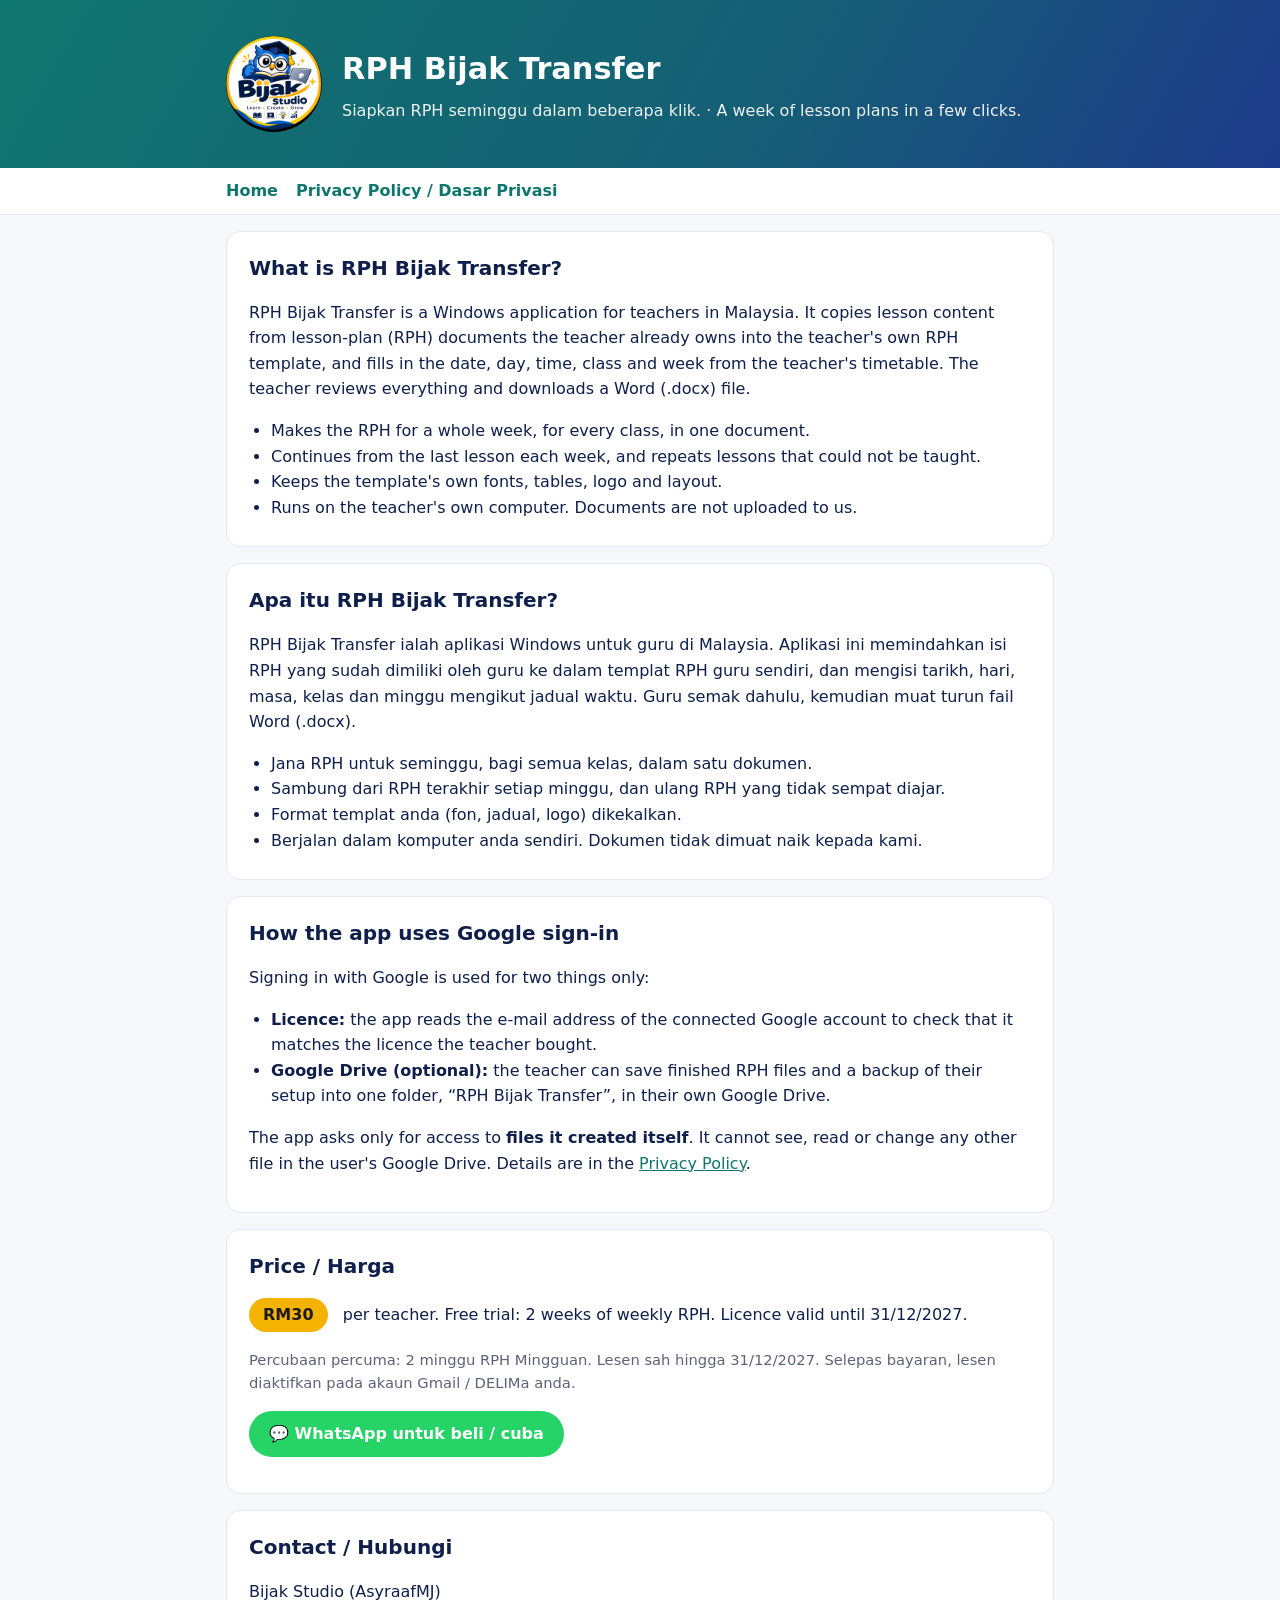
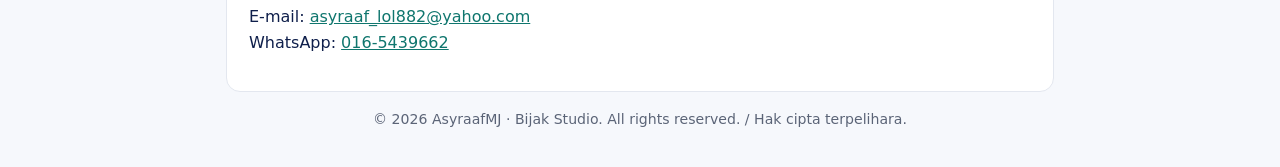
<file: index.html>
<!doctype html>
<html lang="ms">
<head>
<meta charset="utf-8">
<meta name="viewport" content="width=device-width, initial-scale=1">
<title>RPH Bijak Transfer</title>
<meta name="description" content="RPH Bijak Transfer: a Windows app for Malaysian teachers that fills their own RPH template from the lesson plans they own, week by week.">
<link rel="stylesheet" href="style.css">
</head>
<body>
<header>
  <div class="wrap">
    <img src="logo.png" alt="Bijak Studio logo">
    <div>
      <h1>RPH Bijak Transfer</h1>
      <p>Siapkan RPH seminggu dalam beberapa klik. &middot; A week of lesson plans in a few clicks.</p>
    </div>
  </div>
</header>
<nav><div class="wrap"><a href="index.html">Home</a><a href="privacy.html">Privacy Policy / Dasar Privasi</a></div></nav>

<main class="wrap">
  <section>
    <h2>What is RPH Bijak Transfer?</h2>
    <p>RPH Bijak Transfer is a Windows application for teachers in Malaysia. It copies lesson content from
       lesson-plan (RPH) documents the teacher already owns into the teacher's own RPH template, and fills in
       the date, day, time, class and week from the teacher's timetable. The teacher reviews everything and
       downloads a Word (.docx) file.</p>
    <ul>
      <li>Makes the RPH for a whole week, for every class, in one document.</li>
      <li>Continues from the last lesson each week, and repeats lessons that could not be taught.</li>
      <li>Keeps the template's own fonts, tables, logo and layout.</li>
      <li>Runs on the teacher's own computer. Documents are not uploaded to us.</li>
    </ul>
  </section>

  <section>
    <h2>Apa itu RPH Bijak Transfer?</h2>
    <p>RPH Bijak Transfer ialah aplikasi Windows untuk guru di Malaysia. Aplikasi ini memindahkan isi RPH yang
       sudah dimiliki oleh guru ke dalam templat RPH guru sendiri, dan mengisi tarikh, hari, masa, kelas dan
       minggu mengikut jadual waktu. Guru semak dahulu, kemudian muat turun fail Word (.docx).</p>
    <ul>
      <li>Jana RPH untuk seminggu, bagi semua kelas, dalam satu dokumen.</li>
      <li>Sambung dari RPH terakhir setiap minggu, dan ulang RPH yang tidak sempat diajar.</li>
      <li>Format templat anda (fon, jadual, logo) dikekalkan.</li>
      <li>Berjalan dalam komputer anda sendiri. Dokumen tidak dimuat naik kepada kami.</li>
    </ul>
  </section>

  <section>
    <h2>How the app uses Google sign-in</h2>
    <p>Signing in with Google is used for two things only:</p>
    <ul>
      <li><b>Licence:</b> the app reads the e-mail address of the connected Google account to check that it
          matches the licence the teacher bought.</li>
      <li><b>Google Drive (optional):</b> the teacher can save finished RPH files and a backup of their setup
          into one folder, &ldquo;RPH Bijak Transfer&rdquo;, in their own Google Drive.</li>
    </ul>
    <p>The app asks only for access to <b>files it created itself</b>. It cannot see, read or change any other
       file in the user's Google Drive. Details are in the <a href="privacy.html">Privacy Policy</a>.</p>
  </section>

  <section>
    <h2>Price / Harga</h2>
    <p><span class="price">RM30</span> &nbsp; per teacher. Free trial: 2 weeks of weekly RPH. Licence valid until 31/12/2027.</p>
    <p class="muted">Percubaan percuma: 2 minggu RPH Mingguan. Lesen sah hingga 31/12/2027. Selepas bayaran, lesen diaktifkan pada akaun Gmail / DELIMa anda.</p><p><a href="https://wa.me/60165439662?text=Salam%2C%20saya%20nak%20cuba%20RPH%20Bijak%20Transfer" style="display:inline-block;background:#25D366;color:#fff;font-weight:700;padding:10px 20px;border-radius:999px;text-decoration:none">&#128172; WhatsApp untuk beli / cuba</a></p>
  </section>

  <section>
    <h2>Contact / Hubungi</h2>
    <p>Bijak Studio (AsyraafMJ)<br>E-mail: <a href="mailto:asyraaf_lol882@yahoo.com">asyraaf_lol882@yahoo.com</a><br>WhatsApp: <a href="https://wa.me/60165439662">016-5439662</a></p>
  </section>
</main>

<footer>&copy; 2026 AsyraafMJ &middot; Bijak Studio. All rights reserved. / Hak cipta terpelihara.</footer>
</body>
</html>
</file>
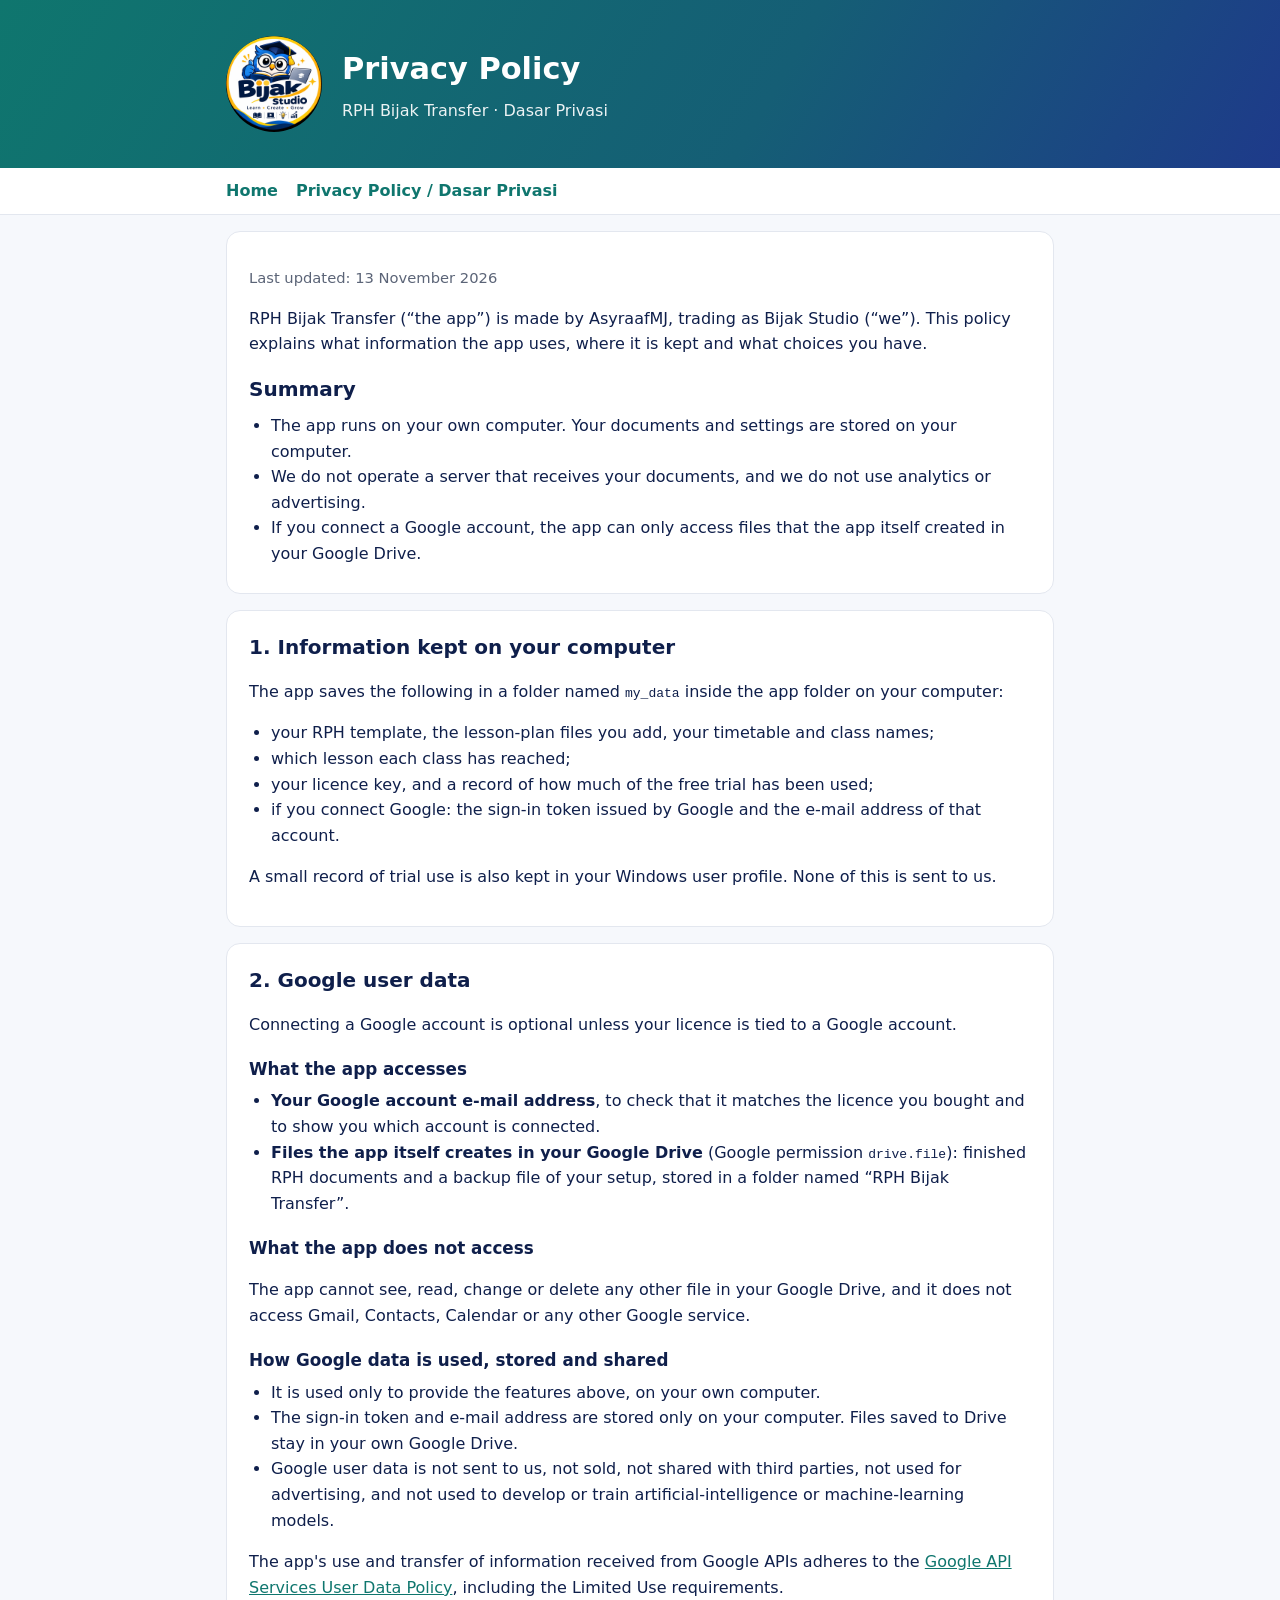
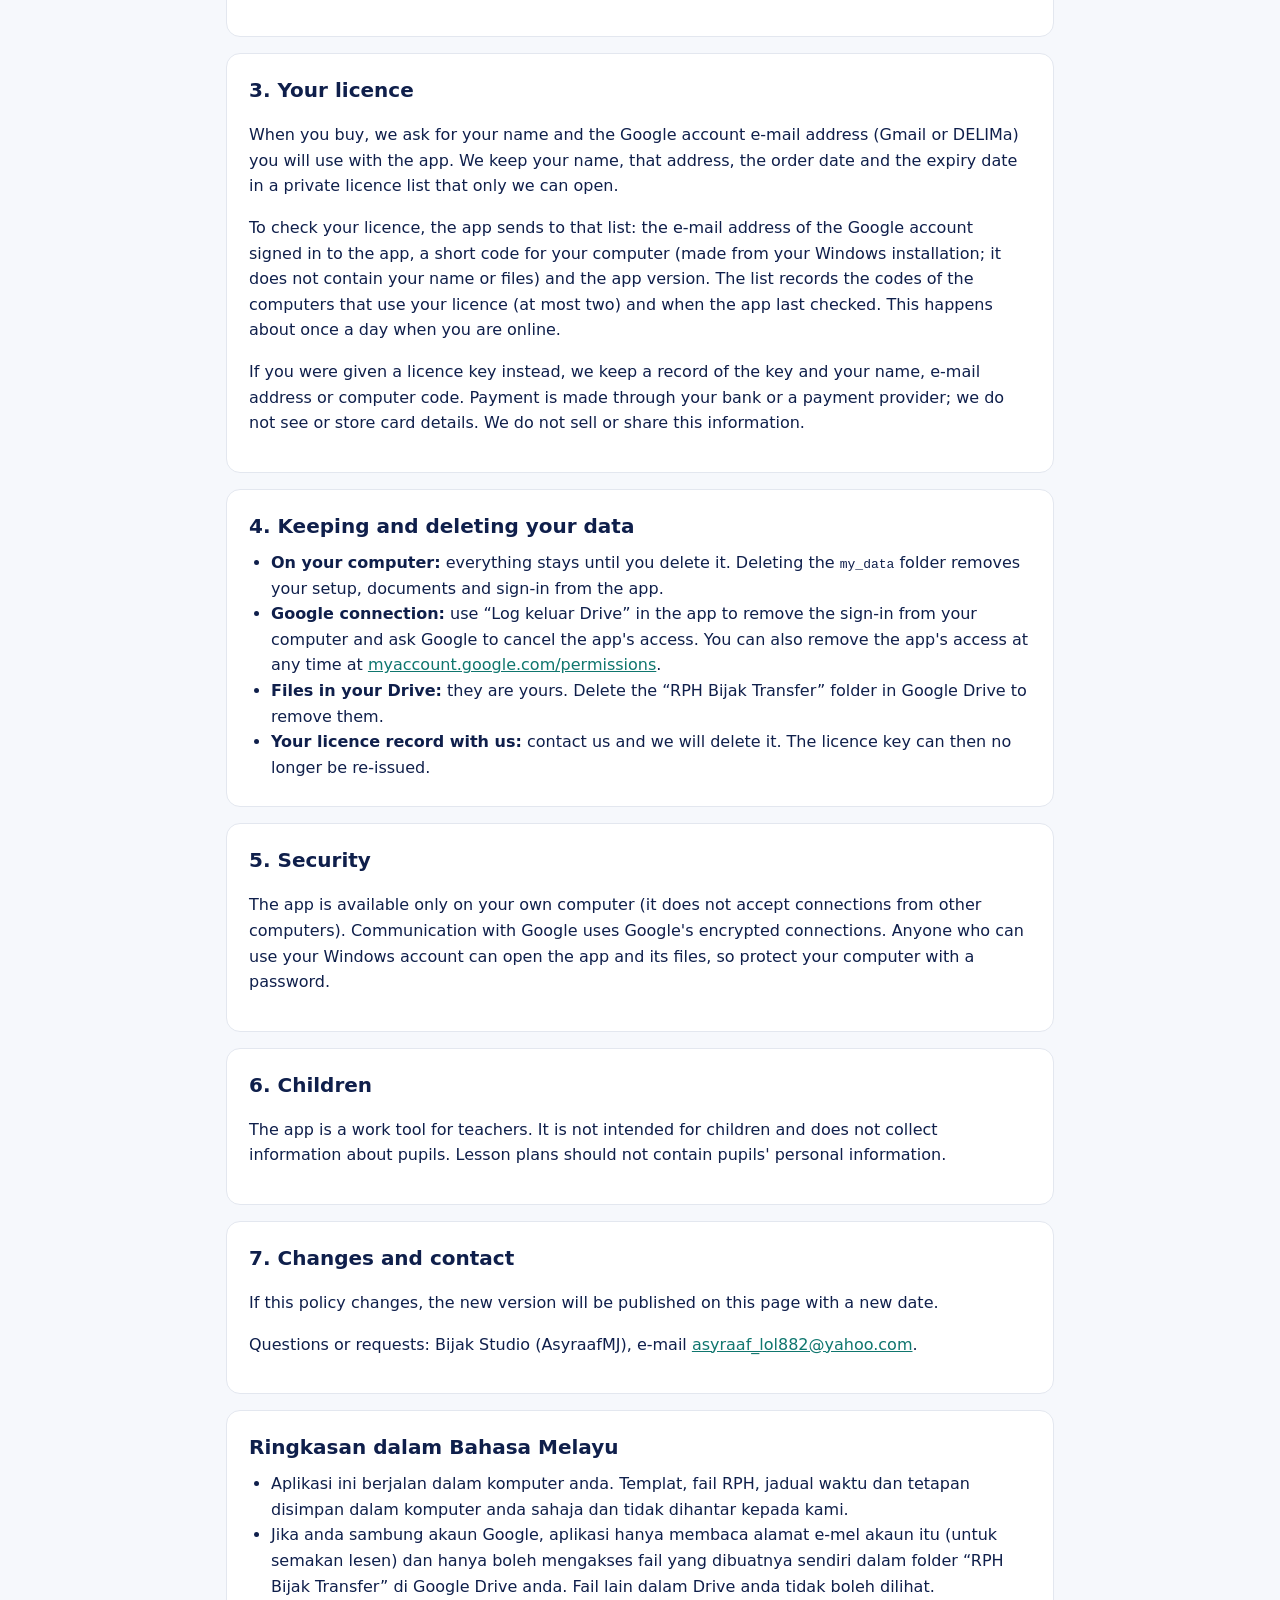
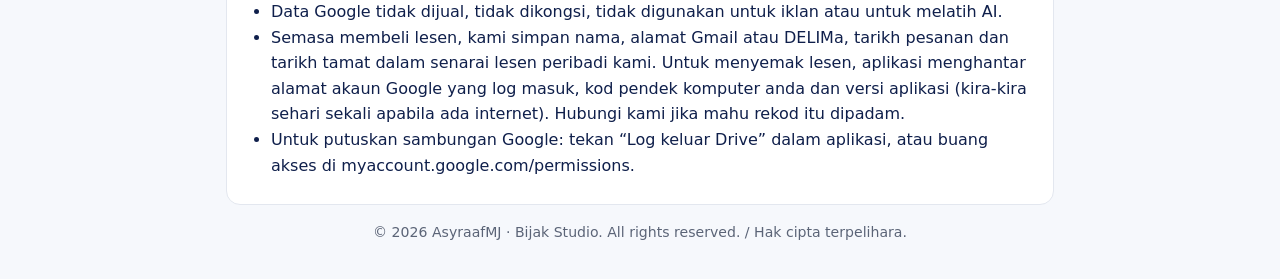
<file: privacy.html>
<!doctype html>
<html lang="en">
<head>
<meta charset="utf-8">
<meta name="viewport" content="width=device-width, initial-scale=1">
<title>Privacy Policy - RPH Bijak Transfer</title>
<link rel="stylesheet" href="style.css">
</head>
<body>
<header>
  <div class="wrap">
    <img src="logo.png" alt="Bijak Studio logo">
    <div>
      <h1>Privacy Policy</h1>
      <p>RPH Bijak Transfer &middot; Dasar Privasi</p>
    </div>
  </div>
</header>
<nav><div class="wrap"><a href="index.html">Home</a><a href="privacy.html">Privacy Policy / Dasar Privasi</a></div></nav>

<main class="wrap">
  <section>
    <p class="muted">Last updated: 13 November 2026</p>
    <p>RPH Bijak Transfer (&ldquo;the app&rdquo;) is made by AsyraafMJ, trading as Bijak Studio
       (&ldquo;we&rdquo;). This policy explains what information the app uses, where it is kept and what
       choices you have.</p>
    <h2>Summary</h2>
    <ul>
      <li>The app runs on your own computer. Your documents and settings are stored on your computer.</li>
      <li>We do not operate a server that receives your documents, and we do not use analytics or advertising.</li>
      <li>If you connect a Google account, the app can only access files that the app itself created in your
          Google Drive.</li>
    </ul>
  </section>

  <section>
    <h2>1. Information kept on your computer</h2>
    <p>The app saves the following in a folder named <code>my_data</code> inside the app folder on your computer:</p>
    <ul>
      <li>your RPH template, the lesson-plan files you add, your timetable and class names;</li>
      <li>which lesson each class has reached;</li>
      <li>your licence key, and a record of how much of the free trial has been used;</li>
      <li>if you connect Google: the sign-in token issued by Google and the e-mail address of that account.</li>
    </ul>
    <p>A small record of trial use is also kept in your Windows user profile. None of this is sent to us.</p>
  </section>

  <section>
    <h2>2. Google user data</h2>
    <p>Connecting a Google account is optional unless your licence is tied to a Google account.</p>
    <h3>What the app accesses</h3>
    <ul>
      <li><b>Your Google account e-mail address</b>, to check that it matches the licence you bought and to
          show you which account is connected.</li>
      <li><b>Files the app itself creates in your Google Drive</b> (Google permission
          <code>drive.file</code>): finished RPH documents and a backup file of your setup, stored in a folder
          named &ldquo;RPH Bijak Transfer&rdquo;.</li>
    </ul>
    <h3>What the app does not access</h3>
    <p>The app cannot see, read, change or delete any other file in your Google Drive, and it does not access
       Gmail, Contacts, Calendar or any other Google service.</p>
    <h3>How Google data is used, stored and shared</h3>
    <ul>
      <li>It is used only to provide the features above, on your own computer.</li>
      <li>The sign-in token and e-mail address are stored only on your computer. Files saved to Drive stay in
          your own Google Drive.</li>
      <li>Google user data is not sent to us, not sold, not shared with third parties, not used for
          advertising, and not used to develop or train artificial-intelligence or machine-learning models.</li>
    </ul>
    <p>The app's use and transfer of information received from Google APIs adheres to the
       <a href="https://developers.google.com/terms/api-services-user-data-policy">Google API Services User
       Data Policy</a>, including the Limited Use requirements.</p>
  </section>

  <section>
    <h2>3. Your licence</h2>
    <p>When you buy, we ask for your name and the Google account e-mail address (Gmail or DELIMa) you will use
       with the app. We keep your name, that address, the order date and the expiry date in a private licence
       list that only we can open.</p>
    <p>To check your licence, the app sends to that list: the e-mail address of the Google account signed in to
       the app, a short code for your computer (made from your Windows installation; it does not contain your
       name or files) and the app version. The list records the codes of the computers that use your licence
       (at most two) and when the app last checked. This happens about once a day when you are online.</p>
    <p>If you were given a licence key instead, we keep a record of the key and your name, e-mail address or
       computer code. Payment is made through your bank or a payment provider; we do not see or store card
       details. We do not sell or share this information.</p>
  </section>

  <section>
    <h2>4. Keeping and deleting your data</h2>
    <ul>
      <li><b>On your computer:</b> everything stays until you delete it. Deleting the <code>my_data</code>
          folder removes your setup, documents and sign-in from the app.</li>
      <li><b>Google connection:</b> use &ldquo;Log keluar Drive&rdquo; in the app to remove the sign-in from
          your computer and ask Google to cancel the app's access. You can also remove the app's access at any
          time at <a href="https://myaccount.google.com/permissions">myaccount.google.com/permissions</a>.</li>
      <li><b>Files in your Drive:</b> they are yours. Delete the &ldquo;RPH Bijak Transfer&rdquo; folder in
          Google Drive to remove them.</li>
      <li><b>Your licence record with us:</b> contact us and we will delete it. The licence key can then no
          longer be re-issued.</li>
    </ul>
  </section>

  <section>
    <h2>5. Security</h2>
    <p>The app is available only on your own computer (it does not accept connections from other computers).
       Communication with Google uses Google's encrypted connections. Anyone who can use your Windows account
       can open the app and its files, so protect your computer with a password.</p>
  </section>

  <section>
    <h2>6. Children</h2>
    <p>The app is a work tool for teachers. It is not intended for children and does not collect information
       about pupils. Lesson plans should not contain pupils' personal information.</p>
  </section>

  <section>
    <h2>7. Changes and contact</h2>
    <p>If this policy changes, the new version will be published on this page with a new date.</p>
    <p>Questions or requests: Bijak Studio (AsyraafMJ), e-mail
       <a href="mailto:asyraaf_lol882@yahoo.com">asyraaf_lol882@yahoo.com</a>.</p>
  </section>

  <section>
    <h2>Ringkasan dalam Bahasa Melayu</h2>
    <ul>
      <li>Aplikasi ini berjalan dalam komputer anda. Templat, fail RPH, jadual waktu dan tetapan disimpan dalam
          komputer anda sahaja dan tidak dihantar kepada kami.</li>
      <li>Jika anda sambung akaun Google, aplikasi hanya membaca alamat e-mel akaun itu (untuk semakan lesen)
          dan hanya boleh mengakses fail yang dibuatnya sendiri dalam folder &ldquo;RPH Bijak Transfer&rdquo; di
          Google Drive anda. Fail lain dalam Drive anda tidak boleh dilihat.</li>
      <li>Data Google tidak dijual, tidak dikongsi, tidak digunakan untuk iklan atau untuk melatih AI.</li>
      <li>Semasa membeli lesen, kami simpan nama, alamat Gmail atau DELIMa, tarikh pesanan dan tarikh tamat
          dalam senarai lesen peribadi kami. Untuk menyemak lesen, aplikasi menghantar alamat akaun Google yang
          log masuk, kod pendek komputer anda dan versi aplikasi (kira-kira sehari sekali apabila ada internet).
          Hubungi kami jika mahu rekod itu dipadam.</li>
      <li>Untuk putuskan sambungan Google: tekan &ldquo;Log keluar Drive&rdquo; dalam aplikasi, atau buang akses
          di myaccount.google.com/permissions.</li>
    </ul>
  </section>
</main>

<footer>&copy; 2026 AsyraafMJ &middot; Bijak Studio. All rights reserved. / Hak cipta terpelihara.</footer>
</body>
</html>
</file>
<file: style.css>
:root { --ink: #0f1f4b; --teal: #0f766e; --gold: #f5b301; --bg: #f6f8fc; --card: #ffffff; --muted: #5b6477; }
* { box-sizing: border-box; }
body { margin: 0; font-family: "Segoe UI", system-ui, -apple-system, Arial, sans-serif; color: var(--ink);
       background: var(--bg); line-height: 1.6; }
header { background: linear-gradient(120deg, #0f766e 0%, #155e75 60%, #1e3a8a 100%); color: #fff; padding: 36px 16px; }
.wrap { max-width: 860px; margin: 0 auto; padding: 0 16px; }
header .wrap { display: flex; gap: 20px; align-items: center; flex-wrap: wrap; }
header img { width: 96px; height: 96px; border-radius: 50%; background: #fff; }
header h1 { margin: 0; font-size: 1.9rem; }
header p { margin: 4px 0 0; opacity: .92; }
nav { background: #fff; border-bottom: 1px solid #e3e7ef; }
nav .wrap { display: flex; gap: 18px; padding-top: 10px; padding-bottom: 10px; flex-wrap: wrap; }
nav a { color: var(--teal); text-decoration: none; font-weight: 600; }
main { padding: 24px 0 48px; }
section { background: var(--card); border: 1px solid #e3e7ef; border-radius: 14px; padding: 20px 22px; margin: 16px 0; }
h2 { margin: 0 0 8px; font-size: 1.25rem; }
h3 { margin: 18px 0 4px; font-size: 1.05rem; }
ul { margin: 6px 0; padding-left: 22px; }
.price { display: inline-block; background: var(--gold); color: #1b1b1b; font-weight: 700; padding: 4px 14px;
         border-radius: 999px; }
.muted { color: var(--muted); font-size: .92rem; }
footer { text-align: center; color: var(--muted); font-size: .88rem; padding: 0 16px 36px; }
a { color: var(--teal); }
</file>
